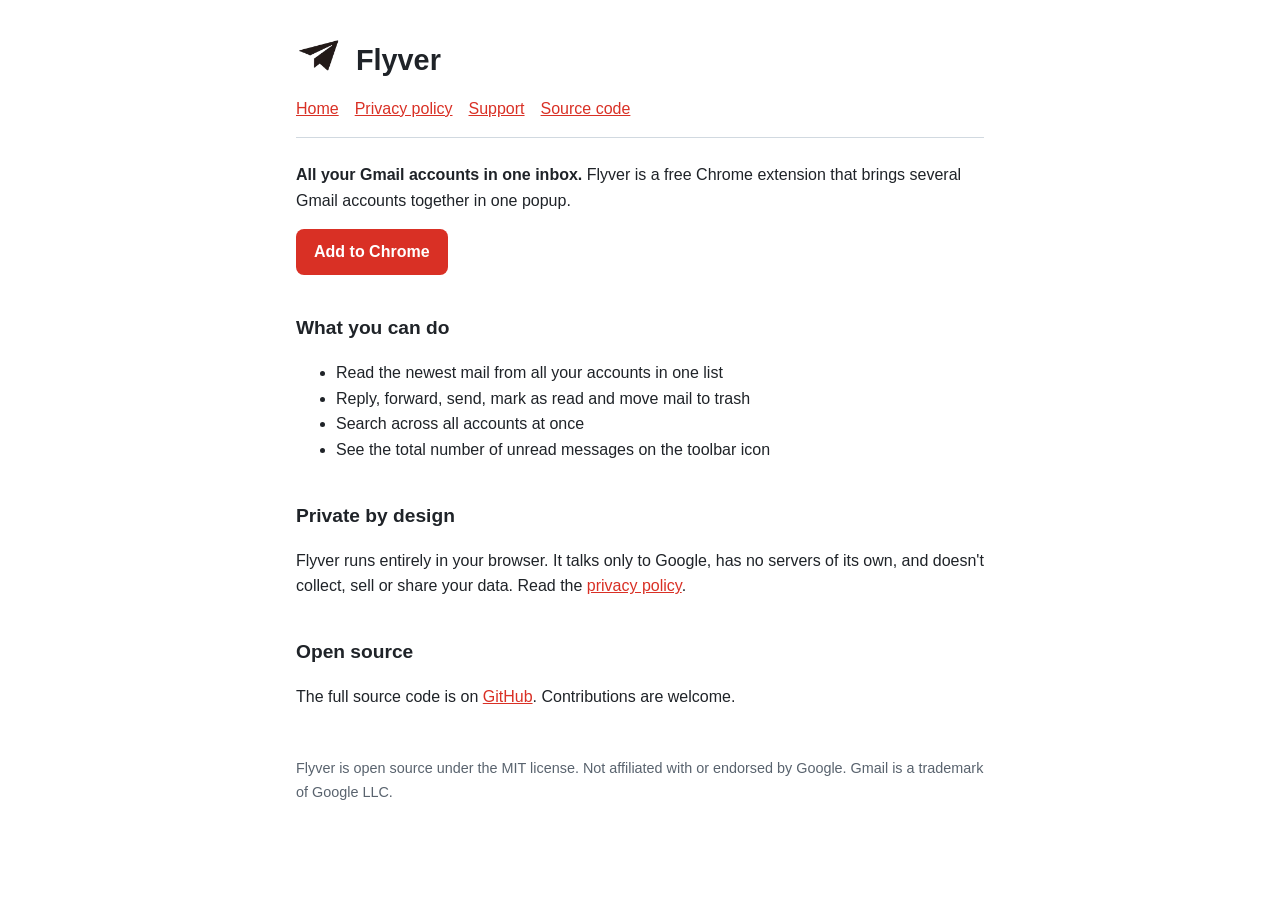
<file: docs/index.html>
<!doctype html>
<html lang="en">
<head>
<meta charset="utf-8">
<meta name="viewport" content="width=device-width, initial-scale=1">
<title>Flyver – Unified Gmail Manager</title>
<meta name="description" content="Flyver is a Chrome extension that brings several Gmail accounts together in one inbox.">
<link rel="icon" href="icon.png">
<link rel="stylesheet" href="style.css">
</head>
<body>
<main>
  <header><a href="./"><img src="icon.png" alt=""></a><h1><a href="./">Flyver</a></h1></header>
  <nav><a href="./">Home</a><a href="privacy.html">Privacy policy</a><a href="support.html">Support</a><a href="https://github.com/johanschnor/flyver">Source code</a></nav>
  <p><strong>All your Gmail accounts in one inbox.</strong> Flyver is a free Chrome extension that brings several Gmail accounts together in one popup.</p>
  <p><a class="button" href="https://chromewebstore.google.com/detail/flyver-unified-gmail-mana/eihnabkolnifnoihmhpccgekaaelmmnd">Add to Chrome</a></p>
  <h2>What you can do</h2>
  <ul>
    <li>Read the newest mail from all your accounts in one list</li>
    <li>Reply, forward, send, mark as read and move mail to trash</li>
    <li>Search across all accounts at once</li>
    <li>See the total number of unread messages on the toolbar icon</li>
  </ul>
  <h2>Private by design</h2>
  <p>Flyver runs entirely in your browser. It talks only to Google, has no servers of its own, and doesn't collect, sell or share your data. Read the <a href="privacy.html">privacy policy</a>.</p>
  <h2>Open source</h2>
  <p>The full source code is on <a href="https://github.com/johanschnor/flyver">GitHub</a>. Contributions are welcome.</p>
  <footer>Flyver is open source under the MIT license. Not affiliated with or endorsed by Google. Gmail is a trademark of Google LLC.</footer>
</main>
</body>
</html>
</file>
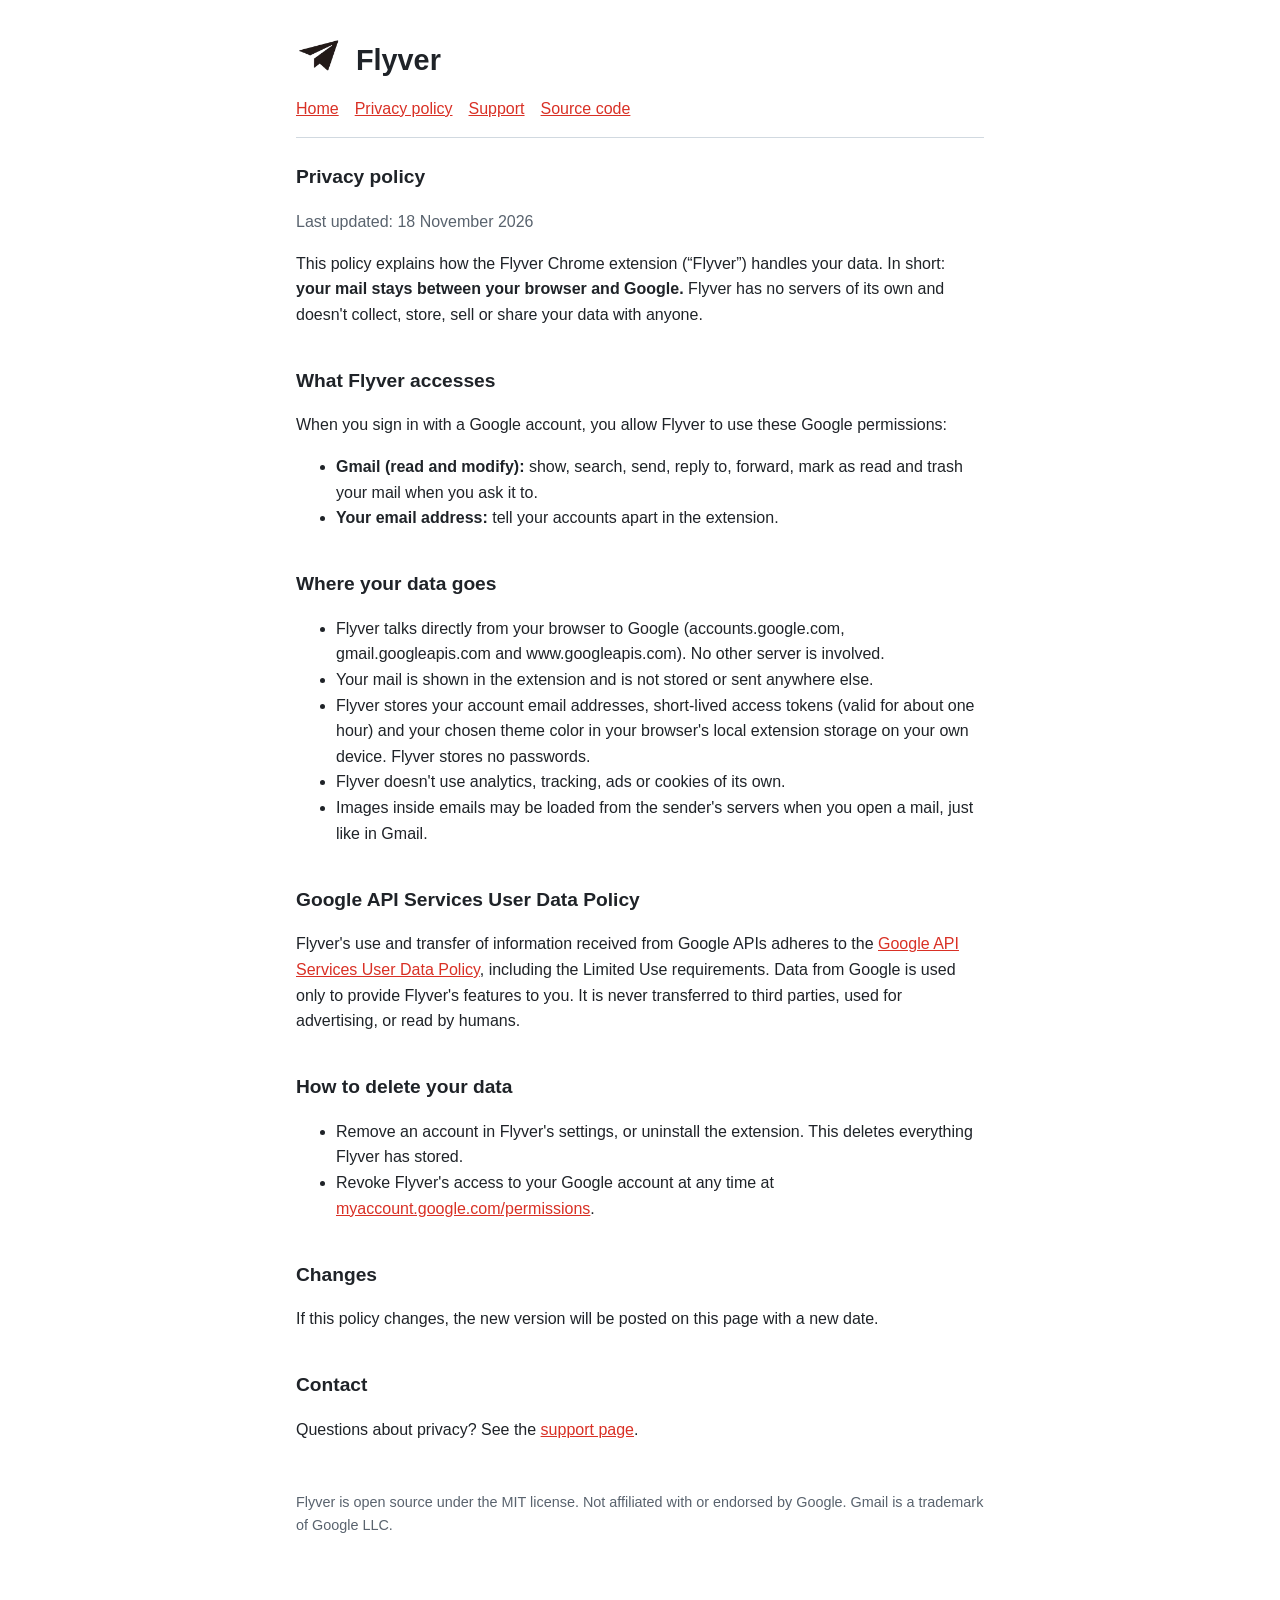
<file: docs/privacy.html>
<!doctype html>
<html lang="en">
<head>
<meta charset="utf-8">
<meta name="viewport" content="width=device-width, initial-scale=1">
<title>Flyver privacy policy</title>
<meta name="description" content="How the Flyver Chrome extension handles your data.">
<link rel="icon" href="icon.png">
<link rel="stylesheet" href="style.css">
</head>
<body>
<main>
  <header><a href="./"><img src="icon.png" alt=""></a><h1><a href="./">Flyver</a></h1></header>
  <nav><a href="./">Home</a><a href="privacy.html">Privacy policy</a><a href="support.html">Support</a><a href="https://github.com/johanschnor/flyver">Source code</a></nav>
  <h2 style="margin-top:0">Privacy policy</h2>
  <p class="muted">Last updated: 18 November 2026</p>
  <p>This policy explains how the Flyver Chrome extension (“Flyver”) handles your data. In short: <strong>your mail stays between your browser and Google.</strong> Flyver has no servers of its own and doesn't collect, store, sell or share your data with anyone.</p>

  <h2>What Flyver accesses</h2>
  <p>When you sign in with a Google account, you allow Flyver to use these Google permissions:</p>
  <ul>
    <li><strong>Gmail (read and modify):</strong> show, search, send, reply to, forward, mark as read and trash your mail when you ask it to.</li>
    <li><strong>Your email address:</strong> tell your accounts apart in the extension.</li>
  </ul>

  <h2>Where your data goes</h2>
  <ul>
    <li>Flyver talks directly from your browser to Google (accounts.google.com, gmail.googleapis.com and www.googleapis.com). No other server is involved.</li>
    <li>Your mail is shown in the extension and is not stored or sent anywhere else.</li>
    <li>Flyver stores your account email addresses, short-lived access tokens (valid for about one hour) and your chosen theme color in your browser's local extension storage on your own device. Flyver stores no passwords.</li>
    <li>Flyver doesn't use analytics, tracking, ads or cookies of its own.</li>
    <li>Images inside emails may be loaded from the sender's servers when you open a mail, just like in Gmail.</li>
  </ul>

  <h2>Google API Services User Data Policy</h2>
  <p>Flyver's use and transfer of information received from Google APIs adheres to the <a href="https://developers.google.com/terms/api-services-user-data-policy">Google API Services User Data Policy</a>, including the Limited Use requirements. Data from Google is used only to provide Flyver's features to you. It is never transferred to third parties, used for advertising, or read by humans.</p>

  <h2>How to delete your data</h2>
  <ul>
    <li>Remove an account in Flyver's settings, or uninstall the extension. This deletes everything Flyver has stored.</li>
    <li>Revoke Flyver's access to your Google account at any time at <a href="https://myaccount.google.com/permissions">myaccount.google.com/permissions</a>.</li>
  </ul>

  <h2>Changes</h2>
  <p>If this policy changes, the new version will be posted on this page with a new date.</p>

  <h2>Contact</h2>
  <p>Questions about privacy? See the <a href="support.html">support page</a>.</p>
  <footer>Flyver is open source under the MIT license. Not affiliated with or endorsed by Google. Gmail is a trademark of Google LLC.</footer>
</main>
</body>
</html>
</file>
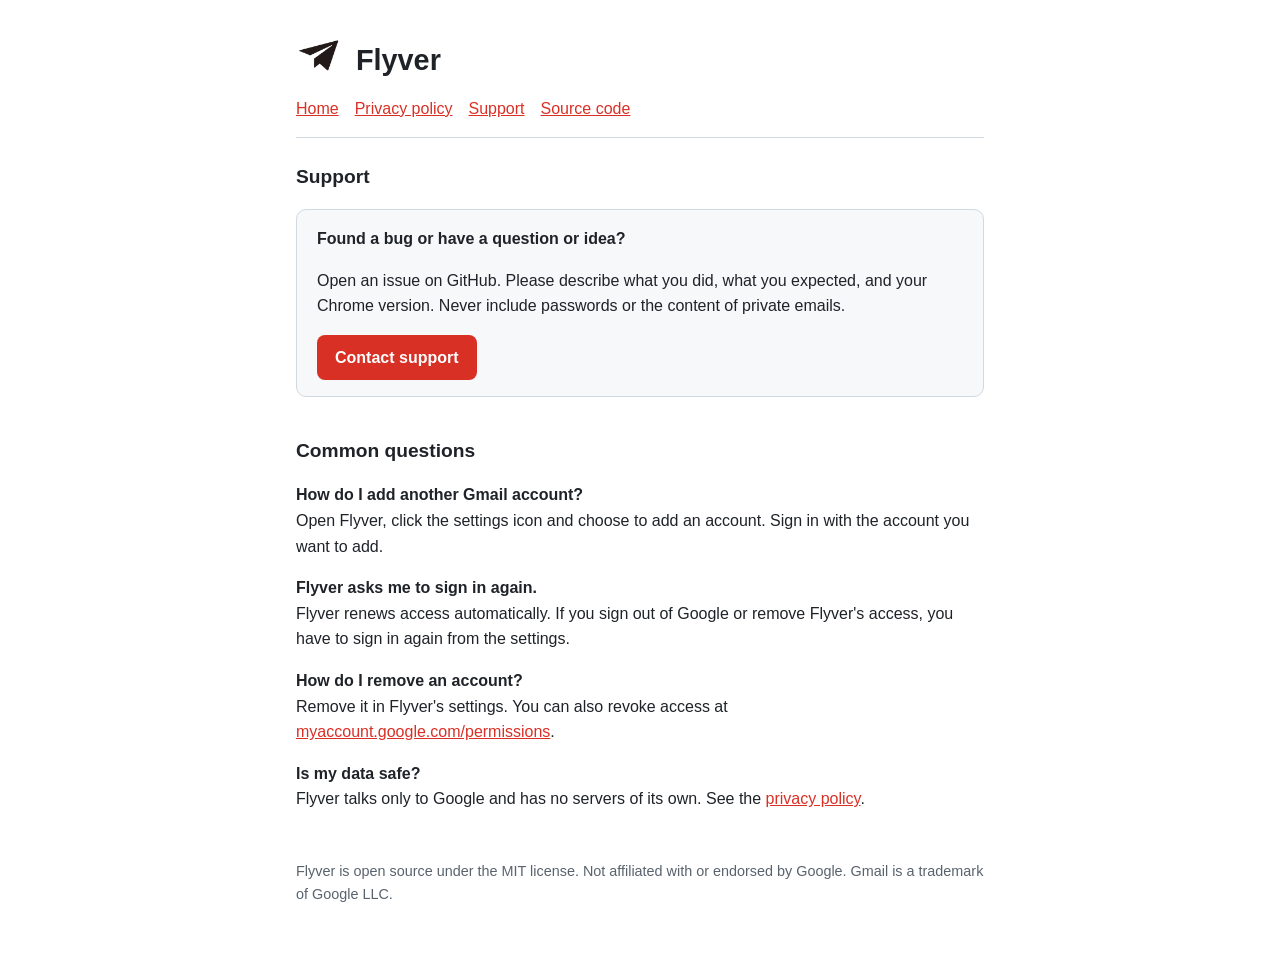
<file: docs/support.html>
<!doctype html>
<html lang="en">
<head>
<meta charset="utf-8">
<meta name="viewport" content="width=device-width, initial-scale=1">
<title>Flyver support</title>
<meta name="description" content="Get help with the Flyver Chrome extension.">
<link rel="icon" href="icon.png">
<link rel="stylesheet" href="style.css">
</head>
<body>
<main>
  <header><a href="./"><img src="icon.png" alt=""></a><h1><a href="./">Flyver</a></h1></header>
  <nav><a href="./">Home</a><a href="privacy.html">Privacy policy</a><a href="support.html">Support</a><a href="https://github.com/johanschnor/flyver">Source code</a></nav>
  <h2 style="margin-top:0">Support</h2>
  <div class="card">
    <p style="margin-top:0"><strong>Found a bug or have a question or idea?</strong></p>
    <p>Open an issue on GitHub. Please describe what you did, what you expected, and your Chrome version. Never include passwords or the content of private emails.</p>
    <p style="margin-bottom:0"><a class="button" href="https://github.com/johanschnor/flyver/issues/new">Contact support</a></p>
  </div>

  <h2>Common questions</h2>
  <p><strong>How do I add another Gmail account?</strong><br>Open Flyver, click the settings icon and choose to add an account. Sign in with the account you want to add.</p>
  <p><strong>Flyver asks me to sign in again.</strong><br>Flyver renews access automatically. If you sign out of Google or remove Flyver's access, you have to sign in again from the settings.</p>
  <p><strong>How do I remove an account?</strong><br>Remove it in Flyver's settings. You can also revoke access at <a href="https://myaccount.google.com/permissions">myaccount.google.com/permissions</a>.</p>
  <p><strong>Is my data safe?</strong><br>Flyver talks only to Google and has no servers of its own. See the <a href="privacy.html">privacy policy</a>.</p>
  <footer>Flyver is open source under the MIT license. Not affiliated with or endorsed by Google. Gmail is a trademark of Google LLC.</footer>
</main>
</body>
</html>
</file>
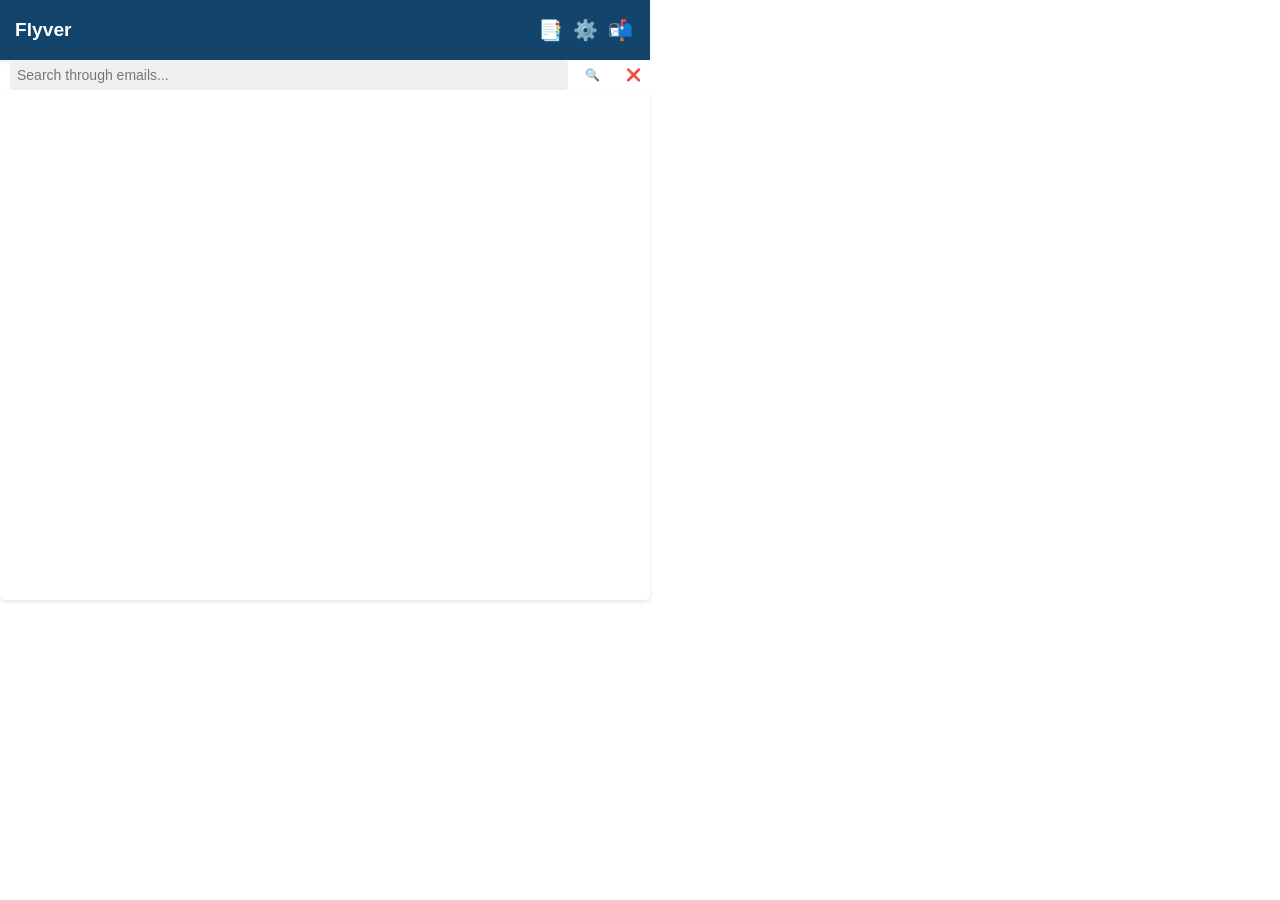
<file: src/popup/popup.html>
<!DOCTYPE html>
<html lang="en">
<head>
    <meta charset="UTF-8">
    <meta name="viewport" content="width=device-width, initial-scale=1, maximum-scale=1, user-scalable=no">
    <title>Mailbox</title>
    <link rel="stylesheet" href="popup.css">
</head>
<body>
    <div id="header">
        <h1>Flyver</h1>
        <div id="icon-container">
        <button id="loadMoreButton" title="Load 10 more mails"></button>
        <button id="settings-icon" title="Settings"></button>
        <button id="Sent-emails" title="Sent Mails"></button>
        <button id="inbox-button" style="display: none;"></button>
        </div>
    </div>

    <div id="mailbox"></div>
    
    <!-- Email preview-indhold -->
    <div id="email-content" style="display: none;">
        <iframe
            id="email-body-iframe"
            sandbox="
                allow-same-origin 
                allow-scripts 
                allow-popups 
                allow-popups-to-escape-sandbox 
                allow-top-navigation-by-user-activation 
                allow-forms
            "
            style="width: 100%; height: 80vh; border: none;"
        ></iframe>
    </div>

    <div id="settings-content" style="display: none;">
        <h1>Configuration</h1>
        <div class="settings-container">
            <p>Manage multiple email accounts seamlessly in one organized inbox..</p>
        <button id="back-to-mailbox">Back</button>
    </div>

    <script src="popup.js" defer></script>
</body>
</html>
</file>
<file: docs/style.css>
:root{--bg:#ffffff;--fg:#1f2328;--muted:#59636e;--accent:#d93025;--card:#f6f8fa;--border:#d1d9e0}
@media (prefers-color-scheme:dark){:root{--bg:#0d1117;--fg:#e6edf3;--muted:#9198a1;--accent:#ff7b72;--card:#151b23;--border:#3d444d}}
*{box-sizing:border-box}
body{margin:0;background:var(--bg);color:var(--fg);font:16px/1.6 -apple-system,BlinkMacSystemFont,"Segoe UI",Roboto,Helvetica,Arial,sans-serif}
main{max-width:720px;margin:0 auto;padding:32px 16px 64px}
header{display:flex;align-items:center;gap:12px;margin-bottom:8px}
header img{width:48px;height:48px;border-radius:10px}
header a{color:inherit;text-decoration:none}
h1{font-size:1.8rem;margin:0}
h2{font-size:1.2rem;margin-top:2em}
nav{display:flex;flex-wrap:wrap;gap:16px;margin:8px 0 24px;padding-bottom:16px;border-bottom:1px solid var(--border)}
a{color:var(--accent)}
.muted{color:var(--muted)}
.card{background:var(--card);border:1px solid var(--border);border-radius:10px;padding:16px 20px;margin:16px 0}
.button{display:inline-block;background:var(--accent);color:#fff;padding:10px 18px;border-radius:8px;text-decoration:none;font-weight:600}
footer{margin-top:48px;font-size:.9rem;color:var(--muted)}
</file>
<file: src/popup/popup.css>
/* General body styling */
body {
    font-family: "Google Sans",Roboto,RobotoDraft,Helvetica,Arial,sans-serif;
    margin: 0;
    padding: 0;
    background-color: #fff;
    width: 650px; /* Fixed width */
    height: 600px; /* Fixed height */
    overflow: hidden; /* Prevent scrolling outside the popup */
    display: flex;
    flex-direction: column;
}

/* Header container styling */
#header {
    display: flex;
    justify-content: space-between; /* Placerer elementer i hver sin ende */
    align-items: center; /* Vertikal centrering */
    padding: 15px;
    background-color: #12446c; /* Blå baggrund */
    color: white;
    box-shadow: 0 2px 4px rgba(0, 0, 0, 0.1);
    flex-shrink: 0
}

/* Juster h1 for at fjerne ekstra margin */
#header h1 {
    font-size: 1.2rem;
    font-weight: bolder;
    margin: 0;
}

#icon-container {
    display: flex;
    gap: 5px; /* Reducer afstanden mellem ikonerne */
    justify-content: flex-end; /* Placer ikonerne i højre side */
    align-items: center; /* Vertikal centrering */
}
/* Knappen i højre hjørne */
#settings-icon,
#loadMoreButton,
#Sent-emails,
#inbox-button {
  background: none;
  border: none;
  cursor: pointer;
  padding: 0;
  width: 30px;
  height: 30px;
  display: flex;
  justify-content: center;
  align-items: center;
  font-size: 20px;
  color: #333;
  margin: 0; /* Sørg for ingen margin */
}

#settings-icon:before {
    content: "⚙️"; /* Fallback-ikon */
}
#inbox-button:before {
    content: "↩️"; /* Fallback-ikon */
}
#loadMoreButton:before {
    content: "📑"; /* Fallback-ikon */
}
#Sent-emails:before {
    content: "📬"; /* Fallback-ikon */
}

/* Mailbox container */
#mailbox {
    flex: 1;
    width: 100%;
    border-radius: 5px;
    background-color: #fff;
    padding: 10px;
    box-sizing: border-box;
    overflow-y: auto;
    box-shadow: 0 2px 4px rgba(0, 0, 0, 0.1);
}

/* Individual email styling */
.email {
    padding: 15px;
    margin-bottom: 10px;
    border-radius: 5px;
    background-color: #f9f9f9;
    font-size: 14px;
    color: #333;
    cursor: pointer;
    transition: all 0.2s ease-in-out;
    box-shadow: 0 1px 3px rgba(0, 0, 0, 0.1);
}

.email:hover {
    background-color: #e8f0fe; /* Light blue hover effect */
    box-shadow: 0 2px 6px rgba(0, 0, 0, 0.15);
}

/* Email content view */
#email-content {
    display: none;
    flex: 1;
    width: 100%;
    height: calc(100% - 50px); /* Juster højde baseret på headerens højde */
    padding: 20px;
    box-sizing: border-box;
    background-color: #fff;
    overflow-y: auto; /* Tillad scrolling i mailens indhold */
    border-radius: 5px;
    box-shadow: 0 2px 4px rgba(0, 0, 0, 0.1);
}

/* Email content subject */
#email-content h2 {
    font-size: 1.0rem;
    margin-bottom: 1px;
    color: #000000f9;
    font-weight: normal;
}

/* Email content sender */
#email-content p {
    font-size: 0.9rem;
    margin-bottom: 20px;
    color: #555;
}

/* Tilbage-knap styling */
#email-content #back-button, #forward-button, #email-content #reply-button, #email-content #delete-button {
    font-weight: bold;
    display: inline-block;
    margin-bottom: 7px; /* Giver lidt afstand til emnet */
    padding: 10px 20px;
    font-size: 12px;
    color: white;
    background-color:#12446c;
    border: none;
    border-radius: 5px;
    cursor: pointer;
    transition: background-color 0.2s ease-in-out;
}


#email-content #back-button:hover {
    background-color: #12446c;
}

/* HTML-indhold styling */
#email-body {
    margin-top: 20px;
    font-size: 14px;
    color: #333 !important;
    line-height: 1.6;
    overflow-wrap: break-word;
    word-break: break-word;
    overflow-y: auto;
}

body, iframe {
    -webkit-font-smoothing: antialiased;
    -moz-osx-font-smoothing: grayscale;
    image-rendering: auto;
  }
/* Styling for links i mailen */
#email-body a {
    color: #333;
    text-decoration: none;
    word-break: break-word;
}

#email-body a:hover {
    text-decoration: underline;
}

/* Styling for billeder i mailen */
#email-body img {
    max-width: 100%;
    height: auto;
    display: block;
    margin: 10px 0;
}

/* Styling for ulæste mails */
.email.unread {
    background-color: #e8f0fe; /* Lys blå baggrund */
    font-weight: bold;
    color: #333;
}

/* Styling for læste mails */
.email.read {
    background-color: #f9f9f9; /* Lys grå baggrund */
    font-weight: normal;
    color: #666;
}

/* Hover-effekt for mails */
.email:hover {
    background-color: #dceefb; /* Mørkere blå ved hover */
    cursor: pointer;
}
/* Tilbage-knap styling */
#back-to-mailbox {
    margin-left: 10px;
    font-weight: bold;
    display: inline-block;
    margin-top: 20px;
    padding: 10px 20px;
    font-size: 12px;
    color: white;
    background-color: #12446c;
    border: none;
    border-radius: 5px;
    cursor: pointer;
    transition: background-color 0.2s ease-in-out;
}

#back-to-mailbox:hover {
    background-color: #0d3554;
}
#settings-content {
 margin-left: 10px;
 font-size: 12px;
 font-family: "Google Sans",Roboto,RobotoDraft,Helvetica,Arial,sans-serif;
}

#settings-content h1 {
    font-weight: bold;
    font-family: "Google Sans",Roboto,RobotoDraft,Helvetica,Arial,sans-serif;
    font-size: 1.2rem;

}

/* Farvevælger container */
#color-picker {
    display: grid;
    grid-template-columns: repeat(5, 1fr); /* 5 farver pr. række */
    gap: 10px;
    margin-top: 20px;
}

/* Individuelle farvebokse */
.color-box {
    width: 50px;
    height: 50px;
    border-radius: 5px;
    cursor: pointer;
    transition: transform 0.2s ease-in-out;
    box-shadow: 0 2px 4px rgba(0, 0, 0, 0.1);
}

.color-box:hover {
    transform: scale(1.1); /* Forstør ved hover */
    box-shadow: 0 4px 8px rgba(0, 0, 0, 0.2);
}
#logout-button {
    margin-top: 20px;
    padding: 10px 20px;
    border: none;
    border-radius: 5px;
    background-color: #d93025;
    color: white;
    cursor: pointer;
    font-weight: bold;
}

#logout-button:hover {
    background-color: #b0241d;
}
</file>
